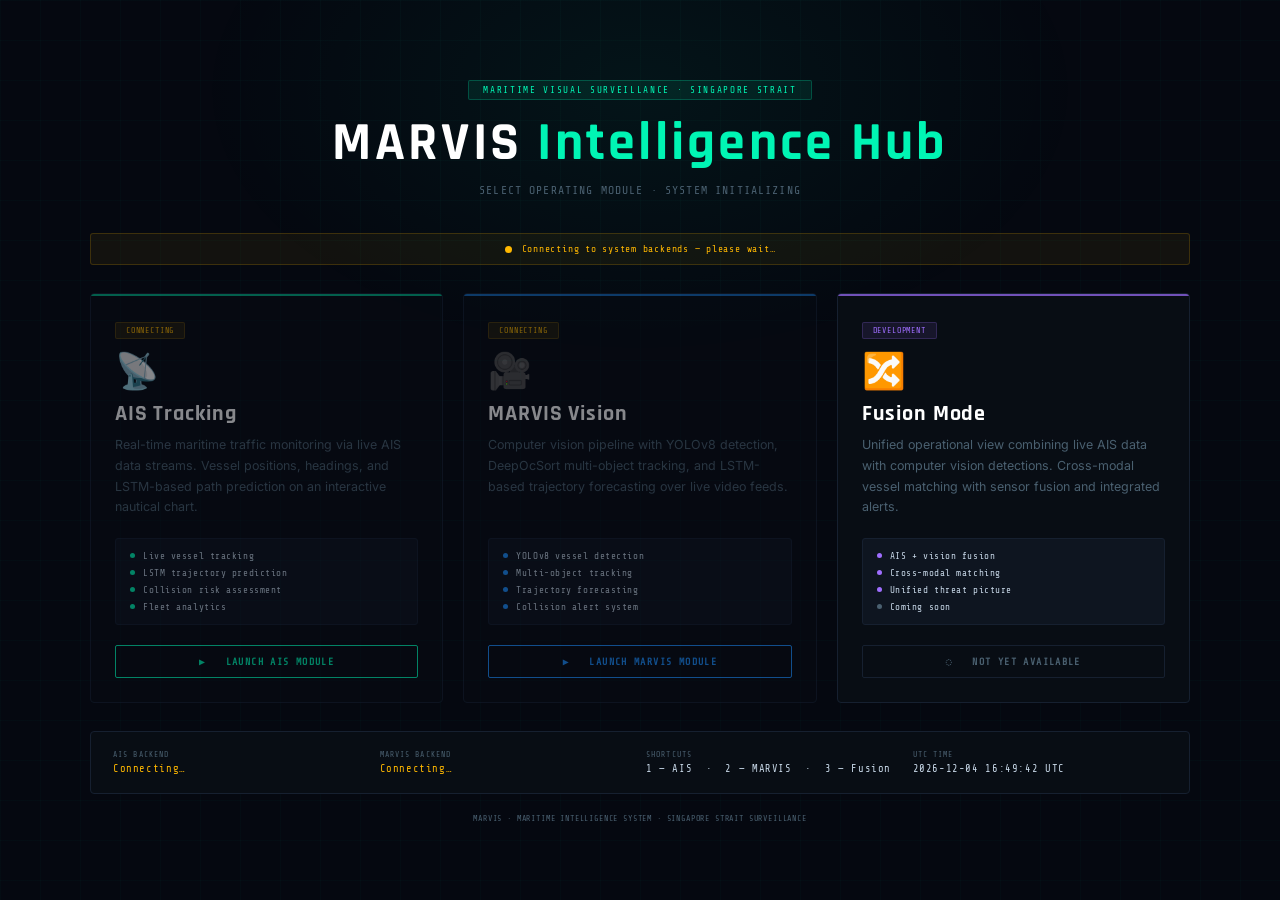
<file: ais_dashboard/frontend/hub.html>
<!DOCTYPE html>
<html lang="en">
<head>
  <meta charset="UTF-8">
  <meta name="viewport" content="width=device-width, initial-scale=1.0">
  <title>MARVIS · Maritime Intelligence Hub</title>
  <link rel="preconnect" href="https://fonts.googleapis.com">
  <link href="https://fonts.googleapis.com/css2?family=Share+Tech+Mono&family=Rajdhani:wght@500;600;700&family=Inter:wght@400;500;600&display=swap" rel="stylesheet">
  <style>
    *, *::before, *::after { margin: 0; padding: 0; box-sizing: border-box; }

    :root {
      --bg0:   #050810;
      --bg1:   #080d14;
      --bg2:   #0e1520;
      --bg3:   #162030;
      --teal:  #00f5b4;
      --blue:  #1e90ff;
      --amber: #ffb800;
      --purple:#9f6eff;
      --red:   #ff2d55;
      --text:  #c8d8e8;
      --textd: #4a6070;
      --mono:  'Share Tech Mono', monospace;
      --sans:  'Rajdhani', sans-serif;
      --body:  'Inter', sans-serif;
    }

    body {
      font-family: var(--body);
      background: var(--bg0);
      color: var(--text);
      min-height: 100vh;
      display: flex;
      flex-direction: column;
      align-items: center;
      justify-content: center;
      padding: 32px 20px;
      position: relative;
      overflow-x: hidden;
    }

    /* Animated grid background */
    body::before {
      content: '';
      position: fixed;
      inset: 0;
      background-image:
        linear-gradient(rgba(0,245,180,.025) 1px, transparent 1px),
        linear-gradient(90deg, rgba(0,245,180,.025) 1px, transparent 1px);
      background-size: 40px 40px;
      pointer-events: none;
      z-index: 0;
    }

    /* Radial glow */
    body::after {
      content: '';
      position: fixed;
      top: -20%;
      left: 50%;
      transform: translateX(-50%);
      width: 70vw;
      height: 60vh;
      background: radial-gradient(ellipse, rgba(0,245,180,.055) 0%, transparent 70%);
      pointer-events: none;
      z-index: 0;
    }

    .container {
      max-width: 1100px;
      width: 100%;
      position: relative;
      z-index: 1;
    }

    /* ── HEADER ── */
    .header {
      text-align: center;
      margin-bottom: 36px;
    }

    .header-badge {
      display: inline-block;
      font-family: var(--mono);
      font-size: .58rem;
      letter-spacing: .18em;
      color: var(--teal);
      background: rgba(0,245,180,.08);
      border: 1px solid rgba(0,245,180,.22);
      border-radius: 2px;
      padding: 4px 14px;
      margin-bottom: 14px;
    }

    .header h1 {
      font-family: var(--sans);
      font-size: clamp(2rem, 5vw, 3.4rem);
      font-weight: 700;
      letter-spacing: .06em;
      color: #fff;
      line-height: 1.1;
      margin-bottom: 10px;
    }

    .header h1 span { color: var(--teal); }

    .header p {
      font-family: var(--mono);
      font-size: .72rem;
      letter-spacing: .1em;
      color: var(--textd);
    }

    /* ── STATUS BANNER ── */
    .status-banner {
      display: flex;
      align-items: center;
      justify-content: center;
      gap: 10px;
      font-family: var(--mono);
      font-size: .6rem;
      letter-spacing: .08em;
      color: var(--amber);
      background: rgba(255,184,0,.06);
      border: 1px solid rgba(255,184,0,.18);
      border-radius: 3px;
      padding: 10px 20px;
      margin-bottom: 28px;
      transition: all .4s ease;
    }
    .status-banner.hidden { display: none; }
    .status-banner.ok { color: var(--teal); background: rgba(0,245,180,.06); border-color: rgba(0,245,180,.18); }

    .ldot {
      width: 7px; height: 7px; border-radius: 50%;
      background: currentColor; flex-shrink: 0;
      animation: ldot 1.3s ease-in-out infinite;
    }
    @keyframes ldot { 0%,100%{opacity:1;transform:scale(1)} 50%{opacity:.3;transform:scale(.6)} }

    /* ── GRID ── */
    .grid {
      display: grid;
      grid-template-columns: repeat(auto-fit, minmax(290px, 1fr));
      gap: 20px;
      margin-bottom: 28px;
    }

    /* ── CARD ── */
    .card {
      background: var(--bg1);
      border: 1px solid var(--bg3);
      border-radius: 4px;
      padding: 28px 24px 24px;
      cursor: pointer;
      transition: border-color .25s, box-shadow .25s, transform .25s;
      display: flex;
      flex-direction: column;
      position: relative;
      overflow: hidden;
    }

    .card::before {
      content: '';
      position: absolute;
      top: 0; left: 0; right: 0;
      height: 2px;
      background: var(--card-accent, var(--teal));
      opacity: .7;
    }

    .card:hover {
      border-color: var(--card-accent, var(--teal));
      box-shadow: 0 0 28px rgba(0,0,0,.5), 0 0 0 1px var(--card-accent, var(--teal));
      transform: translateY(-3px);
    }

    .card.ais-only  { --card-accent: var(--teal); }
    .card.video     { --card-accent: var(--blue); }
    .card.hybrid    { --card-accent: var(--purple); }

    .card.card-loading {
      opacity: .52;
      cursor: not-allowed;
    }
    .card.card-loading:hover {
      transform: none;
      box-shadow: none;
      border-color: var(--bg3);
    }

    /* Status badge */
    .card-badge {
      display: inline-block;
      font-family: var(--mono);
      font-size: .52rem;
      letter-spacing: .1em;
      padding: 3px 10px;
      border-radius: 2px;
      margin-bottom: 14px;
      background: rgba(255,184,0,.1);
      color: var(--amber);
      border: 1px solid rgba(255,184,0,.2);
      width: fit-content;
    }
    .card-badge.ready {
      background: rgba(0,245,180,.1);
      color: var(--teal);
      border-color: rgba(0,245,180,.2);
    }

    .card-icon {
      font-size: 2.2rem;
      margin-bottom: 12px;
      line-height: 1;
    }

    .card-title {
      font-family: var(--sans);
      font-size: 1.35rem;
      font-weight: 700;
      letter-spacing: .04em;
      color: #fff;
      margin-bottom: 8px;
    }

    .card-desc {
      font-size: .78rem;
      line-height: 1.65;
      color: var(--textd);
      margin-bottom: 20px;
      flex-grow: 1;
    }

    /* Feature list */
    .features {
      background: var(--bg2);
      border: 1px solid var(--bg3);
      border-radius: 3px;
      padding: 12px 14px;
      margin-bottom: 20px;
      display: flex;
      flex-direction: column;
      gap: 7px;
    }

    .feature {
      display: flex;
      align-items: center;
      gap: 8px;
      font-family: var(--mono);
      font-size: .58rem;
      letter-spacing: .06em;
      color: var(--text);
    }

    .feature-dot {
      width: 5px; height: 5px; border-radius: 50%;
      background: var(--card-accent, var(--teal));
      flex-shrink: 0;
    }

    /* Launch button */
    .launch-btn {
      font-family: var(--mono);
      font-size: .62rem;
      letter-spacing: .14em;
      font-weight: 600;
      border: 1px solid var(--card-accent, var(--teal));
      background: transparent;
      color: var(--card-accent, var(--teal));
      padding: 10px 16px;
      border-radius: 2px;
      cursor: pointer;
      transition: background .2s, color .2s;
      width: 100%;
      text-align: center;
    }
    .launch-btn:hover {
      background: var(--card-accent, var(--teal));
      color: var(--bg0);
    }
    .launch-btn:disabled, .launch-btn.disabled {
      border-color: var(--bg3);
      color: var(--textd);
      cursor: not-allowed;
    }
    .launch-btn:disabled:hover, .launch-btn.disabled:hover {
      background: transparent;
      color: var(--textd);
    }

    /* ── STATUS PANEL ── */
    .status-panel {
      background: var(--bg1);
      border: 1px solid var(--bg3);
      border-radius: 4px;
      padding: 18px 22px;
      display: grid;
      grid-template-columns: repeat(auto-fit, minmax(200px, 1fr));
      gap: 12px;
    }

    .status-row {
      display: flex;
      flex-direction: column;
      gap: 4px;
    }

    .status-label {
      font-family: var(--mono);
      font-size: .5rem;
      letter-spacing: .14em;
      color: var(--textd);
      text-transform: uppercase;
    }

    .status-value {
      font-family: var(--mono);
      font-size: .65rem;
      letter-spacing: .06em;
      color: var(--text);
    }

    .status-value.ok  { color: var(--teal); }
    .status-value.pending { color: var(--amber); }

    /* ── TOAST ── */
    .toast {
      display: none;
      position: fixed;
      bottom: 28px;
      left: 50%;
      transform: translateX(-50%);
      background: var(--bg2);
      border: 1px solid var(--bg3);
      color: var(--text);
      padding: 11px 24px;
      border-radius: 3px;
      font-family: var(--mono);
      font-size: .62rem;
      letter-spacing: .07em;
      z-index: 9999;
      white-space: nowrap;
      box-shadow: 0 4px 24px rgba(0,0,0,.5);
    }

    /* ── FOOTER ── */
    .footer {
      text-align: center;
      margin-top: 20px;
      font-family: var(--mono);
      font-size: .52rem;
      letter-spacing: .1em;
      color: var(--textd);
    }

    @media (max-width: 700px) {
      .grid { grid-template-columns: 1fr; }
    }
  </style>
</head>
<body>
  <div class="container">

    <!-- HEADER -->
    <div class="header">
      <div class="header-badge">MARITIME VISUAL SURVEILLANCE · SINGAPORE STRAIT</div>
      <h1>MARVIS <span>Intelligence Hub</span></h1>
      <p>SELECT OPERATING MODULE · SYSTEM INITIALIZING</p>
    </div>

    <!-- STATUS BANNER -->
    <div class="status-banner" id="statusBanner">
      <span class="ldot"></span>
      <span id="bannerText">Connecting to system backends — please wait…</span>
    </div>

    <!-- MODULE CARDS -->
    <div class="grid">

      <!-- AIS -->
      <div class="card ais-only card-loading" id="cardAIS" onclick="selectMode('ais-only')">
        <div class="card-badge" id="badgeAIS">CONNECTING</div>
        <div class="card-icon">📡</div>
        <div class="card-title">AIS Tracking</div>
        <div class="card-desc">
          Real-time maritime traffic monitoring via live AIS data streams. Vessel positions, headings, and LSTM-based path prediction on an interactive nautical chart.
        </div>
        <div class="features">
          <div class="feature"><span class="feature-dot"></span>Live vessel tracking</div>
          <div class="feature"><span class="feature-dot"></span>LSTM trajectory prediction</div>
          <div class="feature"><span class="feature-dot"></span>Collision risk assessment</div>
          <div class="feature"><span class="feature-dot"></span>Fleet analytics</div>
        </div>
        <button class="launch-btn" id="btnAIS">▶ &nbsp; LAUNCH AIS MODULE</button>
      </div>

      <!-- MARVIS -->
      <div class="card video card-loading" id="cardMarvis" onclick="goToMarvis()">
        <div class="card-badge" id="badgeMarvis">CONNECTING</div>
        <div class="card-icon">🎥</div>
        <div class="card-title">MARVIS Vision</div>
        <div class="card-desc">
          Computer vision pipeline with YOLOv8 detection, DeepOcSort multi-object tracking, and LSTM-based trajectory forecasting over live video feeds.
        </div>
        <div class="features">
          <div class="feature"><span class="feature-dot"></span>YOLOv8 vessel detection</div>
          <div class="feature"><span class="feature-dot"></span>Multi-object tracking</div>
          <div class="feature"><span class="feature-dot"></span>Trajectory forecasting</div>
          <div class="feature"><span class="feature-dot"></span>Collision alert system</div>
        </div>
        <button class="launch-btn" id="btnMarvis">▶ &nbsp; LAUNCH MARVIS MODULE</button>
      </div>

      <!-- HYBRID -->
      <div class="card hybrid" onclick="showComingSoon()">
        <div class="card-badge" style="background:rgba(159,110,255,.1);color:var(--purple);border-color:rgba(159,110,255,.2)">DEVELOPMENT</div>
        <div class="card-icon">🔀</div>
        <div class="card-title">Fusion Mode</div>
        <div class="card-desc">
          Unified operational view combining live AIS data with computer vision detections. Cross-modal vessel matching with sensor fusion and integrated alerts.
        </div>
        <div class="features" style="--card-accent:var(--purple)">
          <div class="feature"><span class="feature-dot"></span>AIS + vision fusion</div>
          <div class="feature"><span class="feature-dot"></span>Cross-modal matching</div>
          <div class="feature"><span class="feature-dot"></span>Unified threat picture</div>
          <div class="feature"><span class="feature-dot" style="background:var(--textd)"></span>Coming soon</div>
        </div>
        <button class="launch-btn disabled" disabled>◌ &nbsp; NOT YET AVAILABLE</button>
      </div>

    </div>

    <!-- STATUS PANEL -->
    <div class="status-panel">
      <div class="status-row">
        <div class="status-label">AIS Backend</div>
        <div class="status-value pending" id="aisStatus">Connecting…</div>
      </div>
      <div class="status-row">
        <div class="status-label">MARVIS Backend</div>
        <div class="status-value pending" id="marvisStatus">Connecting…</div>
      </div>
      <div class="status-row">
        <div class="status-label">Shortcuts</div>
        <div class="status-value">1 — AIS &nbsp;·&nbsp; 2 — MARVIS &nbsp;·&nbsp; 3 — Fusion</div>
      </div>
      <div class="status-row">
        <div class="status-label">UTC Time</div>
        <div class="status-value" id="utcClock">——</div>
      </div>
    </div>

    <div class="footer">MARVIS · MARITIME INTELLIGENCE SYSTEM · SINGAPORE STRAIT SURVEILLANCE</div>
  </div>

  <div class="toast" id="toast"></div>

  <script>
    const CONFIG = {
      aisBackend:    'http://localhost:8000',
      marvisBackend: 'http://localhost:5000',
      checkInterval: 2000
    };

    let aisReady = false, marvisReady = false;
    let checkTimer = null, toastTimer = null;

    // Clock
    function updateClock() {
      const now = new Date();
      document.getElementById('utcClock').textContent =
        now.toISOString().replace('T', ' ').slice(0, 19) + ' UTC';
    }
    setInterval(updateClock, 1000);
    updateClock();

    // Toast
    function showToast(msg) {
      const t = document.getElementById('toast');
      t.textContent = msg;
      t.style.display = 'block';
      clearTimeout(toastTimer);
      toastTimer = setTimeout(() => t.style.display = 'none', 3500);
    }

    // Card ready state
    function setCardReady(cardId, badgeId, ready) {
      const card  = document.getElementById(cardId);
      const badge = document.getElementById(badgeId);
      if (card)  card.classList.toggle('card-loading', !ready);
      if (badge) {
        badge.textContent = ready ? 'ONLINE' : 'CONNECTING';
        badge.classList.toggle('ready', ready);
      }
    }

    // Backend health check
    async function checkBackends() {
      try {
        const r = await fetch(`${CONFIG.aisBackend}/health`, { cache: 'no-store', signal: AbortSignal.timeout(2500) });
        aisReady = r.ok;
      } catch (_) { aisReady = false; }

      try {
        const r = await fetch(`${CONFIG.marvisBackend}/api/status`, { cache: 'no-store', signal: AbortSignal.timeout(2500) });
        marvisReady = r.ok;
      } catch (_) { marvisReady = false; }

      const aisEl    = document.getElementById('aisStatus');
      const marvisEl = document.getElementById('marvisStatus');
      const banner   = document.getElementById('statusBanner');
      const bannerTx = document.getElementById('bannerText');

      aisEl.textContent    = aisReady    ? 'ONLINE · port 8000' : 'Connecting…';
      aisEl.className      = 'status-value ' + (aisReady ? 'ok' : 'pending');
      marvisEl.textContent = marvisReady ? 'ONLINE · port 5000' : 'Connecting…';
      marvisEl.className   = 'status-value ' + (marvisReady ? 'ok' : 'pending');

      setCardReady('cardAIS',    'badgeAIS',    aisReady);
      setCardReady('cardMarvis', 'badgeMarvis', marvisReady);

      if (aisReady && marvisReady) {
        banner.classList.add('hidden');
        clearInterval(checkTimer);
        checkTimer = null;
      } else {
        banner.classList.remove('hidden');
        banner.classList.remove('ok');
        if (aisReady && !marvisReady)       bannerTx.textContent = 'AIS online — MARVIS backend initializing…';
        else if (!aisReady && marvisReady)  bannerTx.textContent = 'MARVIS online — AIS backend initializing…';
        else                                bannerTx.textContent = 'Connecting to system backends — please wait…';
      }
    }

    // Mode handlers
    function selectMode(mode) {
      if (!aisReady) { showToast('AIS backend is not yet online. Please wait.'); return; }
      fetch(`${CONFIG.aisBackend}/api/mode`, {
        method: 'POST',
        headers: { 'Content-Type': 'application/json' },
        body: JSON.stringify({ mode })
      })
      .then(r => r.json())
      .then(() => { setTimeout(() => { window.location.href = `${CONFIG.aisBackend}/dashboard?mode=${mode}`; }, 300); })
      .catch(() => { window.location.href = `${CONFIG.aisBackend}/dashboard?mode=${mode}`; });
    }

    function goToMarvis() {
      if (!marvisReady) { showToast('MARVIS backend is not yet online. Please wait.'); return; }
      window.location.href = CONFIG.marvisBackend;
    }

    function showComingSoon() {
      showToast('Fusion Mode is under development — use AIS or MARVIS for now.');
    }

    // Boot
    window.addEventListener('load', () => {
      checkBackends();
      checkTimer = setInterval(checkBackends, CONFIG.checkInterval);
    });

    document.addEventListener('keydown', e => {
      if (e.key === '1') selectMode('ais-only');
      if (e.key === '2') goToMarvis();
      if (e.key === '3') showComingSoon();
    });
  </script>
</body>
</html>
</file>
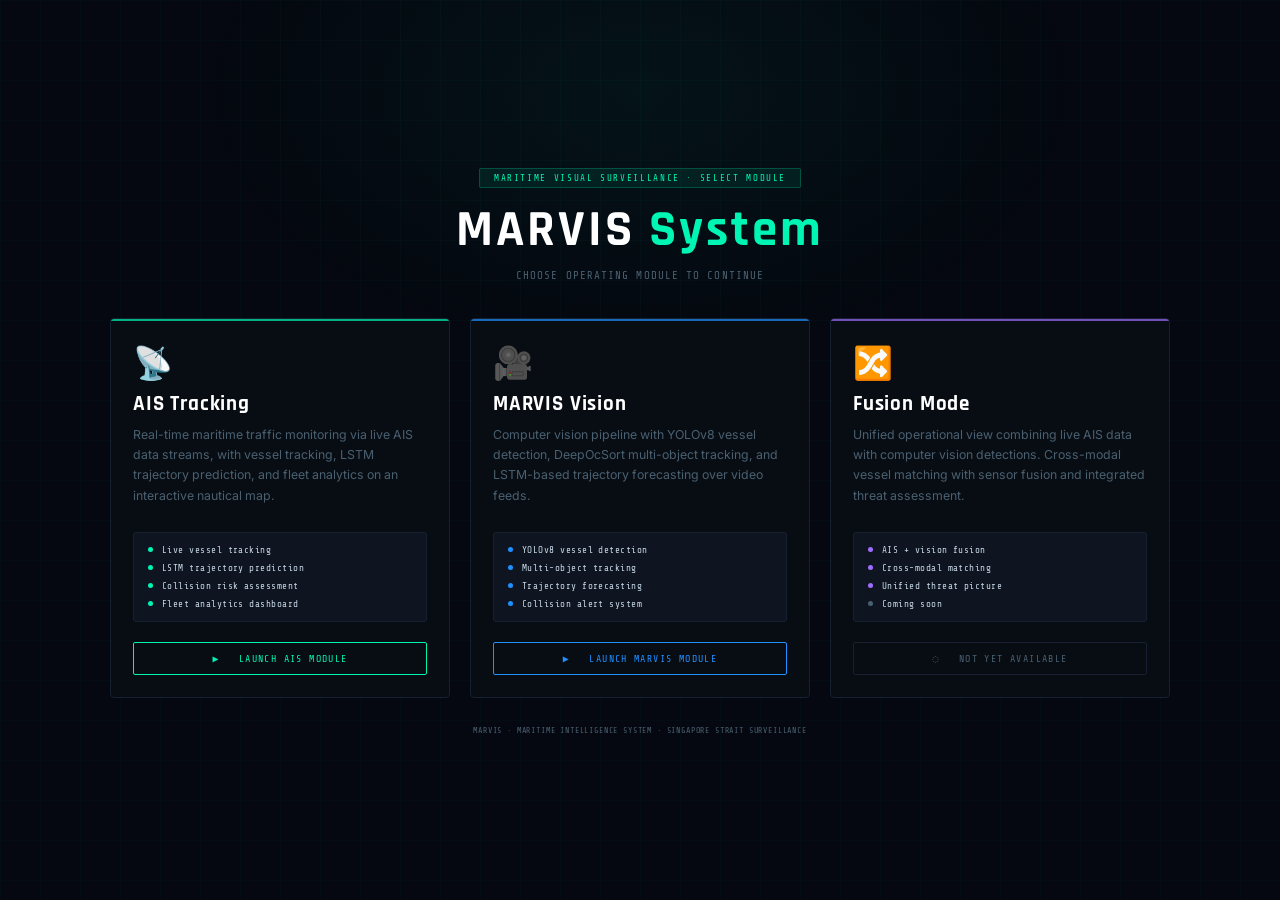
<file: ais_dashboard/frontend/mode-selector.html>
<!DOCTYPE html>
<html lang="en">
<head>
  <meta charset="UTF-8">
  <meta name="viewport" content="width=device-width, initial-scale=1.0">
  <title>MARVIS · Mode Selection</title>
  <link rel="preconnect" href="https://fonts.googleapis.com">
  <link href="https://fonts.googleapis.com/css2?family=Share+Tech+Mono&family=Rajdhani:wght@500;600;700&family=Inter:wght@400;500;600&display=swap" rel="stylesheet">
  <style>
    *, *::before, *::after { margin: 0; padding: 0; box-sizing: border-box; }

    :root {
      --bg0:   #050810;
      --bg1:   #080d14;
      --bg2:   #0e1520;
      --bg3:   #162030;
      --teal:  #00f5b4;
      --blue:  #1e90ff;
      --amber: #ffb800;
      --purple:#9f6eff;
      --text:  #c8d8e8;
      --textd: #4a6070;
      --mono:  'Share Tech Mono', monospace;
      --sans:  'Rajdhani', sans-serif;
      --body:  'Inter', sans-serif;
    }

    body {
      font-family: var(--body);
      background: var(--bg0);
      color: var(--text);
      min-height: 100vh;
      display: flex;
      flex-direction: column;
      align-items: center;
      justify-content: center;
      padding: 32px 20px;
      position: relative;
      overflow-x: hidden;
    }

    body::before {
      content: '';
      position: fixed;
      inset: 0;
      background-image:
        linear-gradient(rgba(0,245,180,.025) 1px, transparent 1px),
        linear-gradient(90deg, rgba(0,245,180,.025) 1px, transparent 1px);
      background-size: 40px 40px;
      pointer-events: none;
      z-index: 0;
    }

    body::after {
      content: '';
      position: fixed;
      top: -20%;
      left: 50%;
      transform: translateX(-50%);
      width: 70vw;
      height: 60vh;
      background: radial-gradient(ellipse, rgba(0,245,180,.05) 0%, transparent 70%);
      pointer-events: none;
      z-index: 0;
    }

    .container {
      max-width: 1060px;
      width: 100%;
      position: relative;
      z-index: 1;
    }

    /* HEADER */
    .header {
      text-align: center;
      margin-bottom: 36px;
    }

    .header-badge {
      display: inline-block;
      font-family: var(--mono);
      font-size: .57rem;
      letter-spacing: .18em;
      color: var(--teal);
      background: rgba(0,245,180,.08);
      border: 1px solid rgba(0,245,180,.22);
      border-radius: 2px;
      padding: 4px 14px;
      margin-bottom: 14px;
    }

    .header h1 {
      font-family: var(--sans);
      font-size: clamp(1.9rem, 4.5vw, 3.2rem);
      font-weight: 700;
      letter-spacing: .06em;
      color: #fff;
      line-height: 1.1;
      margin-bottom: 10px;
    }

    .header h1 span { color: var(--teal); }

    .header p {
      font-family: var(--mono);
      font-size: .68rem;
      letter-spacing: .1em;
      color: var(--textd);
    }

    /* GRID */
    .modes {
      display: grid;
      grid-template-columns: repeat(3, 1fr);
      gap: 20px;
      margin-bottom: 28px;
    }

    @media (max-width: 760px) {
      .modes { grid-template-columns: 1fr; }
    }

    /* CARD */
    .mode-card {
      background: var(--bg1);
      border: 1px solid var(--bg3);
      border-radius: 4px;
      padding: 28px 22px 22px;
      cursor: pointer;
      transition: border-color .25s, box-shadow .25s, transform .25s;
      display: flex;
      flex-direction: column;
      position: relative;
      overflow: hidden;
      min-height: 380px;
    }

    .mode-card::before {
      content: '';
      position: absolute;
      top: 0; left: 0; right: 0;
      height: 2px;
      background: var(--card-accent, var(--teal));
      opacity: .7;
    }

    .mode-card:hover {
      border-color: var(--card-accent, var(--teal));
      box-shadow: 0 0 28px rgba(0,0,0,.5), 0 0 0 1px var(--card-accent, var(--teal));
      transform: translateY(-3px);
    }

    .mode-card.ais-only { --card-accent: var(--teal); }
    .mode-card.video    { --card-accent: var(--blue); }
    .mode-card.hybrid   { --card-accent: var(--purple); }

    .card-icon {
      font-size: 2rem;
      margin-bottom: 12px;
      line-height: 1;
    }

    .mode-title {
      font-family: var(--sans);
      font-size: 1.3rem;
      font-weight: 700;
      letter-spacing: .04em;
      color: #fff;
      margin-bottom: 8px;
    }

    .mode-description {
      font-size: .77rem;
      line-height: 1.65;
      color: var(--textd);
      margin-bottom: 20px;
      flex-grow: 1;
    }

    /* Features */
    .features {
      background: var(--bg2);
      border: 1px solid var(--bg3);
      border-radius: 3px;
      padding: 12px 14px;
      margin-bottom: 20px;
      display: flex;
      flex-direction: column;
      gap: 8px;
    }

    .feature {
      display: flex;
      align-items: center;
      gap: 9px;
      font-family: var(--mono);
      font-size: .58rem;
      letter-spacing: .05em;
      color: var(--text);
    }

    .feature-dot {
      width: 5px; height: 5px; border-radius: 50%;
      background: var(--card-accent, var(--teal));
      flex-shrink: 0;
    }

    .feature-dim { background: var(--textd); }

    /* Button */
    .btn {
      font-family: var(--mono);
      font-size: .62rem;
      letter-spacing: .14em;
      border: 1px solid var(--card-accent, var(--teal));
      background: transparent;
      color: var(--card-accent, var(--teal));
      padding: 10px 16px;
      border-radius: 2px;
      cursor: pointer;
      transition: background .2s, color .2s;
      width: 100%;
      text-align: center;
      margin-top: auto;
    }
    .btn:hover {
      background: var(--card-accent, var(--teal));
      color: var(--bg0);
    }
    .btn.disabled {
      border-color: var(--bg3);
      color: var(--textd);
      cursor: not-allowed;
    }
    .btn.disabled:hover {
      background: transparent;
      color: var(--textd);
    }

    /* Footer */
    .footer {
      text-align: center;
      font-family: var(--mono);
      font-size: .52rem;
      letter-spacing: .1em;
      color: var(--textd);
      margin-top: 8px;
    }
  </style>
</head>
<body>
  <div class="container">

    <div class="header">
      <div class="header-badge">MARITIME VISUAL SURVEILLANCE · SELECT MODULE</div>
      <h1>MARVIS <span>System</span></h1>
      <p>CHOOSE OPERATING MODULE TO CONTINUE</p>
    </div>

    <div class="modes">

      <!-- AIS -->
      <div class="mode-card ais-only" onclick="launchAIS()">
        <div class="card-icon">📡</div>
        <div class="mode-title">AIS Tracking</div>
        <p class="mode-description">
          Real-time maritime traffic monitoring via live AIS data streams, with vessel tracking, LSTM trajectory prediction, and fleet analytics on an interactive nautical map.
        </p>
        <div class="features">
          <div class="feature"><span class="feature-dot"></span>Live vessel tracking</div>
          <div class="feature"><span class="feature-dot"></span>LSTM trajectory prediction</div>
          <div class="feature"><span class="feature-dot"></span>Collision risk assessment</div>
          <div class="feature"><span class="feature-dot"></span>Fleet analytics dashboard</div>
        </div>
        <button class="btn">▶ &nbsp; LAUNCH AIS MODULE</button>
      </div>

      <!-- MARVIS -->
      <div class="mode-card video" onclick="launchMarvis()">
        <div class="card-icon">🎥</div>
        <div class="mode-title">MARVIS Vision</div>
        <p class="mode-description">
          Computer vision pipeline with YOLOv8 vessel detection, DeepOcSort multi-object tracking, and LSTM-based trajectory forecasting over video feeds.
        </p>
        <div class="features" style="--card-accent:var(--blue)">
          <div class="feature"><span class="feature-dot"></span>YOLOv8 vessel detection</div>
          <div class="feature"><span class="feature-dot"></span>Multi-object tracking</div>
          <div class="feature"><span class="feature-dot"></span>Trajectory forecasting</div>
          <div class="feature"><span class="feature-dot"></span>Collision alert system</div>
        </div>
        <button class="btn" style="--card-accent:var(--blue)">▶ &nbsp; LAUNCH MARVIS MODULE</button>
      </div>

      <!-- HYBRID -->
      <div class="mode-card hybrid" onclick="showComingSoon()">
        <div class="card-icon">🔀</div>
        <div class="mode-title">Fusion Mode</div>
        <p class="mode-description">
          Unified operational view combining live AIS data with computer vision detections. Cross-modal vessel matching with sensor fusion and integrated threat assessment.
        </p>
        <div class="features" style="--card-accent:var(--purple)">
          <div class="feature"><span class="feature-dot"></span>AIS + vision fusion</div>
          <div class="feature"><span class="feature-dot"></span>Cross-modal matching</div>
          <div class="feature"><span class="feature-dot"></span>Unified threat picture</div>
          <div class="feature"><span class="feature-dot feature-dim"></span>Coming soon</div>
        </div>
        <button class="btn disabled" disabled>◌ &nbsp; NOT YET AVAILABLE</button>
      </div>

    </div>

    <div class="footer">MARVIS · MARITIME INTELLIGENCE SYSTEM · SINGAPORE STRAIT SURVEILLANCE</div>
  </div>

  <script>
    function launchAIS() {
      fetch('http://localhost:8000/api/mode', {
        method: 'POST',
        headers: { 'Content-Type': 'application/json' },
        body: JSON.stringify({ mode: 'ais-only' })
      })
      .then(r => r.json())
      .then(() => { setTimeout(() => { window.location.href = 'http://localhost:8000/dashboard?mode=ais-only'; }, 300); })
      .catch(() => { window.location.href = 'http://localhost:8000/dashboard?mode=ais-only'; });
    }

    function launchMarvis() {
      window.location.href = 'http://localhost:5000';
    }

    function showComingSoon() {
      alert('Fusion Mode is under development.');
    }
  </script>
</body>
</html>
</file>
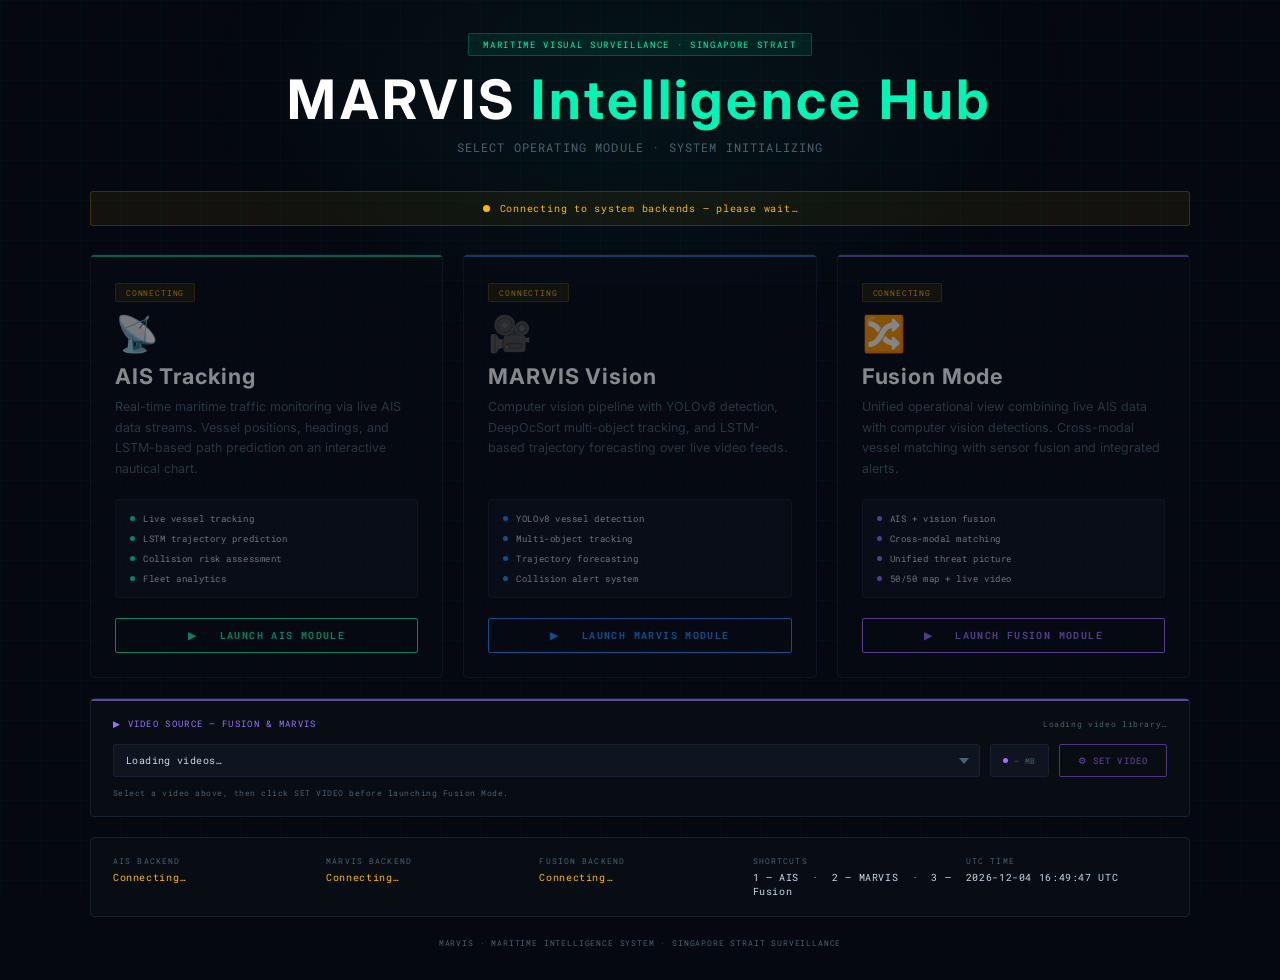
<file: fusion_dashboard/frontend/hub.html>
<!DOCTYPE html>
<html lang="en">
<head>
  <meta charset="UTF-8">
  <meta name="viewport" content="width=device-width, initial-scale=1.0">
  <title>MARVIS · Maritime Intelligence Hub</title>
  <link rel="preconnect" href="https://fonts.googleapis.com">
  <link href="https://fonts.googleapis.com/css2?family=Roboto+Mono:wght@400;500&family=Inter:wght@400;500;600;700&display=swap" rel="stylesheet">
  <style>
    *, *::before, *::after { margin: 0; padding: 0; box-sizing: border-box; }

    :root {
      --bg0:   #050810;
      --bg1:   #080d14;
      --bg2:   #0e1520;
      --bg3:   #162030;
      --teal:  #00f5b4;
      --blue:  #1e90ff;
      --amber: #ffb800;
      --purple:#9f6eff;
      --red:   #ff2d55;
      --text:  #c8d8e8;
      --textd: #4a6070;
      --mono:  'Roboto Mono', monospace;
      --sans:  'Inter', sans-serif;
      --body:  'Inter', sans-serif;
    }

    body {
      font-family: var(--body);
      background: var(--bg0);
      color: var(--text);
      min-height: 100vh;
      display: flex;
      flex-direction: column;
      align-items: center;
      justify-content: center;
      padding: 32px 20px;
      position: relative;
      overflow-x: hidden;
    }

    /* Animated grid background */
    body::before {
      content: '';
      position: fixed;
      inset: 0;
      background-image:
        linear-gradient(rgba(0,245,180,.025) 1px, transparent 1px),
        linear-gradient(90deg, rgba(0,245,180,.025) 1px, transparent 1px);
      background-size: 40px 40px;
      pointer-events: none;
      z-index: 0;
    }

    /* Radial glow */
    body::after {
      content: '';
      position: fixed;
      top: -20%;
      left: 50%;
      transform: translateX(-50%);
      width: 70vw;
      height: 60vh;
      background: radial-gradient(ellipse, rgba(0,245,180,.055) 0%, transparent 70%);
      pointer-events: none;
      z-index: 0;
    }

    .container {
      max-width: 1100px;
      width: 100%;
      position: relative;
      z-index: 1;
    }

    /* ── HEADER ── */
    .header {
      text-align: center;
      margin-bottom: 36px;
    }

    .header-badge {
      display: inline-block;
      font-family: var(--mono);
      font-size: .58rem;
      letter-spacing: .18em;
      color: var(--teal);
      background: rgba(0,245,180,.08);
      border: 1px solid rgba(0,245,180,.22);
      border-radius: 2px;
      padding: 4px 14px;
      margin-bottom: 14px;
    }

    .header h1 {
      font-family: var(--sans);
      font-size: clamp(2rem, 5vw, 3.4rem);
      font-weight: 700;
      letter-spacing: .06em;
      color: #fff;
      line-height: 1.1;
      margin-bottom: 10px;
    }

    .header h1 span { color: var(--teal); }

    .header p {
      font-family: var(--mono);
      font-size: .72rem;
      letter-spacing: .1em;
      color: var(--textd);
    }

    /* ── STATUS BANNER ── */
    .status-banner {
      display: flex;
      align-items: center;
      justify-content: center;
      gap: 10px;
      font-family: var(--mono);
      font-size: .6rem;
      letter-spacing: .08em;
      color: var(--amber);
      background: rgba(255,184,0,.06);
      border: 1px solid rgba(255,184,0,.18);
      border-radius: 3px;
      padding: 10px 20px;
      margin-bottom: 28px;
      transition: all .4s ease;
    }
    .status-banner.hidden { display: none; }
    .status-banner.ok { color: var(--teal); background: rgba(0,245,180,.06); border-color: rgba(0,245,180,.18); }

    .ldot {
      width: 7px; height: 7px; border-radius: 50%;
      background: currentColor; flex-shrink: 0;
      animation: ldot 1.3s ease-in-out infinite;
    }
    @keyframes ldot { 0%,100%{opacity:1;transform:scale(1)} 50%{opacity:.3;transform:scale(.6)} }

    /* ── GRID ── */
    .grid {
      display: grid;
      grid-template-columns: repeat(auto-fit, minmax(290px, 1fr));
      gap: 20px;
      margin-bottom: 20px;
    }

    /* ── CARD ── */
    .card {
      background: var(--bg1);
      border: 1px solid var(--bg3);
      border-radius: 4px;
      padding: 28px 24px 24px;
      cursor: pointer;
      transition: border-color .25s, box-shadow .25s, transform .25s;
      display: flex;
      flex-direction: column;
      position: relative;
      overflow: hidden;
    }

    .card::before {
      content: '';
      position: absolute;
      top: 0; left: 0; right: 0;
      height: 2px;
      background: var(--card-accent, var(--teal));
      opacity: .7;
    }

    .card:hover {
      border-color: var(--card-accent, var(--teal));
      box-shadow: 0 0 28px rgba(0,0,0,.5), 0 0 0 1px var(--card-accent, var(--teal));
      transform: translateY(-3px);
    }

    .card.ais-only  { --card-accent: var(--teal); }
    .card.video     { --card-accent: var(--blue); }
    .card.hybrid    { --card-accent: var(--purple); }

    .card.card-loading {
      opacity: .52;
      cursor: not-allowed;
    }
    .card.card-loading:hover {
      transform: none;
      box-shadow: none;
      border-color: var(--bg3);
    }

    /* Status badge */
    .card-badge {
      display: inline-block;
      font-family: var(--mono);
      font-size: .52rem;
      letter-spacing: .1em;
      padding: 3px 10px;
      border-radius: 2px;
      margin-bottom: 14px;
      background: rgba(255,184,0,.1);
      color: var(--amber);
      border: 1px solid rgba(255,184,0,.2);
      width: fit-content;
    }
    .card-badge.ready {
      background: rgba(0,245,180,.1);
      color: var(--teal);
      border-color: rgba(0,245,180,.2);
    }

    .card-icon {
      font-size: 2.2rem;
      margin-bottom: 12px;
      line-height: 1;
    }

    .card-title {
      font-family: var(--sans);
      font-size: 1.35rem;
      font-weight: 700;
      letter-spacing: .04em;
      color: #fff;
      margin-bottom: 8px;
    }

    .card-desc {
      font-size: .78rem;
      line-height: 1.65;
      color: var(--textd);
      margin-bottom: 20px;
      flex-grow: 1;
    }

    /* Feature list */
    .features {
      background: var(--bg2);
      border: 1px solid var(--bg3);
      border-radius: 3px;
      padding: 12px 14px;
      margin-bottom: 20px;
      display: flex;
      flex-direction: column;
      gap: 7px;
    }

    .feature {
      display: flex;
      align-items: center;
      gap: 8px;
      font-family: var(--mono);
      font-size: .58rem;
      letter-spacing: .06em;
      color: var(--text);
    }

    .feature-dot {
      width: 5px; height: 5px; border-radius: 50%;
      background: var(--card-accent, var(--teal));
      flex-shrink: 0;
    }

    /* Launch button */
    .launch-btn {
      font-family: var(--mono);
      font-size: .62rem;
      letter-spacing: .14em;
      font-weight: 600;
      border: 1px solid var(--card-accent, var(--teal));
      background: transparent;
      color: var(--card-accent, var(--teal));
      padding: 10px 16px;
      border-radius: 2px;
      cursor: pointer;
      transition: background .2s, color .2s;
      width: 100%;
      text-align: center;
    }
    .launch-btn:hover {
      background: var(--card-accent, var(--teal));
      color: var(--bg0);
    }
    .launch-btn:disabled, .launch-btn.disabled {
      border-color: var(--bg3);
      color: var(--textd);
      cursor: not-allowed;
    }
    .launch-btn:disabled:hover, .launch-btn.disabled:hover {
      background: transparent;
      color: var(--textd);
    }

    /* ── VIDEO SELECTOR PANEL ── */
    .video-panel {
      background: var(--bg1);
      border: 1px solid var(--bg3);
      border-radius: 4px;
      padding: 18px 22px;
      margin-bottom: 20px;
      position: relative;
      overflow: hidden;
    }

    .video-panel::before {
      content: '';
      position: absolute;
      top: 0; left: 0; right: 0;
      height: 2px;
      background: var(--purple);
      opacity: .6;
    }

    .video-panel-header {
      display: flex;
      align-items: center;
      justify-content: space-between;
      margin-bottom: 14px;
      flex-wrap: wrap;
      gap: 8px;
    }

    .video-panel-title {
      font-family: var(--mono);
      font-size: .58rem;
      letter-spacing: .14em;
      color: var(--purple);
      text-transform: uppercase;
    }

    .video-panel-hint {
      font-family: var(--mono);
      font-size: .5rem;
      letter-spacing: .08em;
      color: var(--textd);
    }

    .video-select-row {
      display: flex;
      gap: 10px;
      align-items: stretch;
      flex-wrap: wrap;
    }

    #videoFileSelect {
      flex: 1;
      min-width: 200px;
      background: var(--bg2);
      border: 1px solid var(--bg3);
      border-radius: 3px;
      color: var(--text);
      font-family: var(--mono);
      font-size: .6rem;
      letter-spacing: .04em;
      padding: 9px 12px;
      outline: none;
      cursor: pointer;
      transition: border-color .2s;
      appearance: none;
      -webkit-appearance: none;
      background-image: url("data:image/svg+xml,%3Csvg xmlns='http://www.w3.org/2000/svg' width='10' height='6' viewBox='0 0 10 6'%3E%3Cpath d='M0 0l5 6 5-6z' fill='%234a6070'/%3E%3C/svg%3E");
      background-repeat: no-repeat;
      background-position: right 10px center;
      padding-right: 28px;
    }

    #videoFileSelect:hover,
    #videoFileSelect:focus {
      border-color: rgba(159,110,255,.5);
    }

    #videoFileSelect option {
      background: #0e1520;
      color: var(--text);
    }

    .video-info-badge {
      display: flex;
      align-items: center;
      gap: 6px;
      font-family: var(--mono);
      font-size: .5rem;
      letter-spacing: .06em;
      color: var(--textd);
      padding: 9px 12px;
      background: var(--bg2);
      border: 1px solid var(--bg3);
      border-radius: 3px;
      white-space: nowrap;
    }

    .video-info-badge .vdot {
      width: 5px; height: 5px; border-radius: 50%;
      background: var(--purple);
    }

    .btn-set-video {
      font-family: var(--mono);
      font-size: .58rem;
      letter-spacing: .12em;
      font-weight: 600;
      border: 1px solid var(--purple);
      background: transparent;
      color: var(--purple);
      padding: 9px 18px;
      border-radius: 2px;
      cursor: pointer;
      transition: background .2s, color .2s;
      white-space: nowrap;
    }
    .btn-set-video:hover {
      background: var(--purple);
      color: var(--bg0);
    }
    .btn-set-video:disabled {
      opacity: .45;
      cursor: not-allowed;
    }

    .video-status-line {
      margin-top: 10px;
      font-family: var(--mono);
      font-size: .52rem;
      letter-spacing: .06em;
      color: var(--textd);
      min-height: 1.2em;
      transition: color .3s;
    }
    .video-status-line.ok { color: var(--teal); }
    .video-status-line.err { color: var(--red); }

    /* ── STATUS PANEL ── */
    .status-panel {
      background: var(--bg1);
      border: 1px solid var(--bg3);
      border-radius: 4px;
      padding: 18px 22px;
      display: grid;
      grid-template-columns: repeat(auto-fit, minmax(200px, 1fr));
      gap: 12px;
    }

    .status-row {
      display: flex;
      flex-direction: column;
      gap: 4px;
    }

    .status-label {
      font-family: var(--mono);
      font-size: .5rem;
      letter-spacing: .14em;
      color: var(--textd);
      text-transform: uppercase;
    }

    .status-value {
      font-family: var(--mono);
      font-size: .65rem;
      letter-spacing: .06em;
      color: var(--text);
    }

    .status-value.ok  { color: var(--teal); }
    .status-value.pending { color: var(--amber); }

    /* ── TOAST ── */
    .toast {
      display: none;
      position: fixed;
      bottom: 28px;
      left: 50%;
      transform: translateX(-50%);
      background: var(--bg2);
      border: 1px solid var(--bg3);
      color: var(--text);
      padding: 11px 24px;
      border-radius: 3px;
      font-family: var(--mono);
      font-size: .62rem;
      letter-spacing: .07em;
      z-index: 9999;
      white-space: nowrap;
      box-shadow: 0 4px 24px rgba(0,0,0,.5);
    }

    /* ── FOOTER ── */
    .footer {
      text-align: center;
      margin-top: 20px;
      font-family: var(--mono);
      font-size: .52rem;
      letter-spacing: .1em;
      color: var(--textd);
    }

    @media (max-width: 700px) {
      .grid { grid-template-columns: 1fr; }
      .video-select-row { flex-direction: column; }
    }
  </style>
</head>
<body>
  <div class="container">

    <!-- HEADER -->
    <div class="header">
      <div class="header-badge">MARITIME VISUAL SURVEILLANCE · SINGAPORE STRAIT</div>
      <h1>MARVIS <span>Intelligence Hub</span></h1>
      <p>SELECT OPERATING MODULE · SYSTEM INITIALIZING</p>
    </div>

    <!-- STATUS BANNER -->
    <div class="status-banner" id="statusBanner">
      <span class="ldot"></span>
      <span id="bannerText">Connecting to system backends — please wait…</span>
    </div>

    <!-- MODULE CARDS -->
    <div class="grid">

      <!-- AIS -->
      <div class="card ais-only card-loading" id="cardAIS" onclick="selectMode('ais-only')">
        <div class="card-badge" id="badgeAIS">CONNECTING</div>
        <div class="card-icon">📡</div>
        <div class="card-title">AIS Tracking</div>
        <div class="card-desc">
          Real-time maritime traffic monitoring via live AIS data streams. Vessel positions, headings, and LSTM-based path prediction on an interactive nautical chart.
        </div>
        <div class="features">
          <div class="feature"><span class="feature-dot"></span>Live vessel tracking</div>
          <div class="feature"><span class="feature-dot"></span>LSTM trajectory prediction</div>
          <div class="feature"><span class="feature-dot"></span>Collision risk assessment</div>
          <div class="feature"><span class="feature-dot"></span>Fleet analytics</div>
        </div>
        <button class="launch-btn" id="btnAIS">▶ &nbsp; LAUNCH AIS MODULE</button>
      </div>

      <!-- MARVIS -->
      <div class="card video card-loading" id="cardMarvis" onclick="goToMarvis()">
        <div class="card-badge" id="badgeMarvis">CONNECTING</div>
        <div class="card-icon">🎥</div>
        <div class="card-title">MARVIS Vision</div>
        <div class="card-desc">
          Computer vision pipeline with YOLOv8 detection, DeepOcSort multi-object tracking, and LSTM-based trajectory forecasting over live video feeds.
        </div>
        <div class="features">
          <div class="feature"><span class="feature-dot"></span>YOLOv8 vessel detection</div>
          <div class="feature"><span class="feature-dot"></span>Multi-object tracking</div>
          <div class="feature"><span class="feature-dot"></span>Trajectory forecasting</div>
          <div class="feature"><span class="feature-dot"></span>Collision alert system</div>
        </div>
        <button class="launch-btn" id="btnMarvis">▶ &nbsp; LAUNCH MARVIS MODULE</button>
      </div>

      <!-- HYBRID / FUSION -->
      <div class="card hybrid card-loading" id="cardFusion" onclick="goToFusion()">
        <div class="card-badge" id="badgeFusion">CONNECTING</div>
        <div class="card-icon">🔀</div>
        <div class="card-title">Fusion Mode</div>
        <div class="card-desc">
          Unified operational view combining live AIS data with computer vision detections. Cross-modal vessel matching with sensor fusion and integrated alerts.
        </div>
        <div class="features" style="--card-accent:var(--purple)">
          <div class="feature"><span class="feature-dot"></span>AIS + vision fusion</div>
          <div class="feature"><span class="feature-dot"></span>Cross-modal matching</div>
          <div class="feature"><span class="feature-dot"></span>Unified threat picture</div>
          <div class="feature"><span class="feature-dot"></span>50/50 map + live video</div>
        </div>
        <button class="launch-btn" id="btnFusion">▶ &nbsp; LAUNCH FUSION MODULE</button>
      </div>

    </div>

    <!-- VIDEO FILE SELECTOR -->
    <div class="video-panel" id="videoPanel">
      <div class="video-panel-header">
        <span class="video-panel-title">▶ Video Source — Fusion &amp; MARVIS</span>
        <span class="video-panel-hint" id="videosDirHint">Loading video library…</span>
      </div>
      <div class="video-select-row">
        <select id="videoFileSelect">
          <option value="">Loading videos…</option>
        </select>
        <div class="video-info-badge" id="videoInfoBadge">
          <span class="vdot"></span>
          <span id="videoSizeTxt">— MB</span>
        </div>
        <button class="btn-set-video" id="btnSetVideo" onclick="applyVideoSelection()" disabled>
          ⚙ SET VIDEO
        </button>
      </div>
      <div class="video-status-line" id="videoStatusLine">Select a video above, then click SET VIDEO before launching Fusion Mode.</div>
    </div>

    <!-- STATUS PANEL -->
    <div class="status-panel">
      <div class="status-row">
        <div class="status-label">AIS Backend</div>
        <div class="status-value pending" id="aisStatus">Connecting…</div>
      </div>
      <div class="status-row">
        <div class="status-label">MARVIS Backend</div>
        <div class="status-value pending" id="marvisStatus">Connecting…</div>
      </div>
      <div class="status-row">
        <div class="status-label">Fusion Backend</div>
        <div class="status-value pending" id="fusionStatus">Connecting…</div>
      </div>
      <div class="status-row">
        <div class="status-label">Shortcuts</div>
        <div class="status-value">1 — AIS &nbsp;·&nbsp; 2 — MARVIS &nbsp;·&nbsp; 3 — Fusion</div>
      </div>
      <div class="status-row">
        <div class="status-label">UTC Time</div>
        <div class="status-value" id="utcClock">——</div>
      </div>
    </div>

    <div class="footer">MARVIS · MARITIME INTELLIGENCE SYSTEM · SINGAPORE STRAIT SURVEILLANCE</div>
  </div>

  <div class="toast" id="toast"></div>

  <script>
    const CONFIG = {
      aisBackend:    'http://localhost:8000',
      marvisBackend: 'http://localhost:5000',
      fusionBackend: 'http://localhost:9000',
      checkInterval: 2000
    };

    let aisReady = false, marvisReady = false, fusionReady = false;
    let checkTimer = null, toastTimer = null;
    let selectedVideoPath = '';
    let videoApplied = false;

    // ── Clock ──
    function updateClock() {
      const now = new Date();
      document.getElementById('utcClock').textContent =
        now.toISOString().replace('T', ' ').slice(0, 19) + ' UTC';
    }
    setInterval(updateClock, 1000);
    updateClock();

    // ── Toast ──
    function showToast(msg) {
      const t = document.getElementById('toast');
      t.textContent = msg;
      t.style.display = 'block';
      clearTimeout(toastTimer);
      toastTimer = setTimeout(() => t.style.display = 'none', 3500);
    }

    // ── Card ready state ──
    function setCardReady(cardId, badgeId, ready) {
      const card  = document.getElementById(cardId);
      const badge = document.getElementById(badgeId);
      if (card)  card.classList.toggle('card-loading', !ready);
      if (badge) {
        badge.textContent = ready ? 'ONLINE' : 'CONNECTING';
        badge.classList.toggle('ready', ready);
      }
    }

    // ── Backend health check ──
    async function checkBackends() {
      try {
        const r = await fetch(`${CONFIG.aisBackend}/health`, { cache: 'no-store', signal: AbortSignal.timeout(2500) });
        aisReady = r.ok;
      } catch (_) { aisReady = false; }

      try {
        const r = await fetch(`${CONFIG.marvisBackend}/api/status`, { cache: 'no-store', signal: AbortSignal.timeout(2500) });
        marvisReady = r.ok;
      } catch (_) { marvisReady = false; }

      try {
        const r = await fetch(`${CONFIG.fusionBackend}/health`, { cache: 'no-store', signal: AbortSignal.timeout(2500) });
        fusionReady = r.ok;
      } catch (_) { fusionReady = false; }

      const aisEl    = document.getElementById('aisStatus');
      const marvisEl = document.getElementById('marvisStatus');
      const fusionEl = document.getElementById('fusionStatus');
      const banner   = document.getElementById('statusBanner');
      const bannerTx = document.getElementById('bannerText');

      aisEl.textContent    = aisReady    ? 'ONLINE · port 8000' : 'Connecting…';
      aisEl.className      = 'status-value ' + (aisReady ? 'ok' : 'pending');
      marvisEl.textContent = marvisReady ? 'ONLINE · port 5000' : 'Connecting…';
      marvisEl.className   = 'status-value ' + (marvisReady ? 'ok' : 'pending');
      fusionEl.textContent = fusionReady ? 'ONLINE · port 9000' : 'Connecting…';
      fusionEl.className   = 'status-value ' + (fusionReady ? 'ok' : 'pending');

      setCardReady('cardAIS',    'badgeAIS',    aisReady);
      setCardReady('cardMarvis', 'badgeMarvis', marvisReady);
      setCardReady('cardFusion', 'badgeFusion', fusionReady);

      const allReady = aisReady && marvisReady && fusionReady;
      if (allReady) {
        banner.classList.add('hidden');
        clearInterval(checkTimer);
        checkTimer = null;
      } else {
        banner.classList.remove('hidden', 'ok');
        if      (aisReady && !fusionReady)  bannerTx.textContent = 'AIS online — Fusion backend initializing…';
        else if (!aisReady && fusionReady)  bannerTx.textContent = 'Fusion online — AIS backend initializing…';
        else                                bannerTx.textContent = 'Connecting to system backends — please wait…';
      }

      // Load video list once fusion backend is up
      if (fusionReady) loadVideoList();
    }

    // ── Video Library ──
    async function loadVideoList() {
      const sel     = document.getElementById('videoFileSelect');
      const hint    = document.getElementById('videosDirHint');
      const setBtn  = document.getElementById('btnSetVideo');
      if (!sel) return;

      try {
        const res  = await fetch(`${CONFIG.fusionBackend}/api/videos`, { cache: 'no-store' });
        const data = await res.json();
        const videos = data.videos || [];

        if (hint) hint.textContent = `${videos.length} file${videos.length !== 1 ? 's' : ''} in data/videos/`;

        if (videos.length === 0) {
          sel.innerHTML = '<option value="">No video files found</option>';
          return;
        }

        sel.innerHTML = videos.map(v => {
          const tick = v.active ? ' ✓ ACTIVE' : '';
          return `<option value="${v.path}" data-size="${v.size_mb}" ${v.active ? 'selected' : ''}>${v.name}${tick}</option>`;
        }).join('');

        // Prime the info badge and selected path from current active
        const activeOpt = [...sel.options].find(o => o.selected) || sel.options[0];
        if (activeOpt) {
          sel.value = activeOpt.value;
          selectedVideoPath = activeOpt.value;
          updateInfoBadge(activeOpt);
          setBtn.disabled = false;

          const statusLine = document.getElementById('videoStatusLine');
          if (data.current) {
            const name = data.current.split(/[\\/]/).pop();
            statusLine.textContent = `Active video: ${name}`;
            statusLine.className = 'video-status-line ok';
            videoApplied = true;
          }
        }

      } catch (err) {
        if (hint) hint.textContent = 'Fusion backend not reachable';
        sel.innerHTML = '<option value="">—</option>';
      }
    }

    function updateInfoBadge(option) {
      const sizeTxt = document.getElementById('videoSizeTxt');
      const mb = option?.dataset?.size;
      if (sizeTxt) sizeTxt.textContent = mb ? `${mb} MB` : '— MB';
    }

    document.addEventListener('DOMContentLoaded', () => {
      const sel = document.getElementById('videoFileSelect');
      if (sel) sel.addEventListener('change', () => {
        const opt = sel.options[sel.selectedIndex];
        selectedVideoPath = opt.value;
        updateInfoBadge(opt);
        videoApplied = false;
        const statusLine = document.getElementById('videoStatusLine');
        if (statusLine) {
          statusLine.textContent = 'Click SET VIDEO to apply this selection.';
          statusLine.className = 'video-status-line';
        }
      });
    });

    async function applyVideoSelection() {
      const sel    = document.getElementById('videoFileSelect');
      const setBtn = document.getElementById('btnSetVideo');
      const statusLine = document.getElementById('videoStatusLine');
      if (!sel || !sel.value) { showToast('No video selected'); return; }

      const path = sel.value;
      const name = path.split(/[\\/]/).pop();
      setBtn.disabled = true;
      if (statusLine) { statusLine.textContent = `Applying ${name}…`; statusLine.className = 'video-status-line'; }

      try {
        const res  = await fetch(`${CONFIG.fusionBackend}/api/video/select`, {
          method: 'POST',
          headers: { 'Content-Type': 'application/json' },
          body: JSON.stringify({ path })
        });
        const data = await res.json();

        if (data.success) {
          videoApplied = true;
          selectedVideoPath = path;
          showToast(`✓ Video set: ${data.selected}`);
          if (statusLine) {
            statusLine.textContent = `✓ Active: ${data.selected}`;
            statusLine.className = 'video-status-line ok';
          }
          // Refresh dropdown to update ✓ ACTIVE markers
          await loadVideoList();
        } else {
          showToast(`Error: ${data.error}`);
          if (statusLine) { statusLine.textContent = `Error: ${data.error}`; statusLine.className = 'video-status-line err'; }
        }
      } catch (err) {
        showToast('Could not reach Fusion backend');
        if (statusLine) { statusLine.textContent = 'Error: Fusion backend not reachable'; statusLine.className = 'video-status-line err'; }
      } finally {
        setBtn.disabled = false;
      }
    }

    // ── Mode handlers ──
    function selectMode(mode) {
      if (!aisReady) { showToast('AIS backend is not yet online. Please wait.'); return; }
      fetch(`${CONFIG.aisBackend}/api/mode`, {
        method: 'POST',
        headers: { 'Content-Type': 'application/json' },
        body: JSON.stringify({ mode })
      })
      .then(r => r.json())
      .then(() => { setTimeout(() => { window.location.href = `${CONFIG.aisBackend}/dashboard?mode=${mode}`; }, 300); })
      .catch(() => { window.location.href = `${CONFIG.aisBackend}/dashboard?mode=${mode}`; });
    }

    function goToMarvis() {
      if (!marvisReady) { showToast('MARVIS backend is not yet online. Please wait.'); return; }
      window.location.href = CONFIG.marvisBackend;
    }

    function goToFusion() {
      if (!fusionReady) { showToast('Fusion backend is not yet online. Please wait.'); return; }
      window.location.href = `${CONFIG.fusionBackend}/dashboard?mode=hybrid`;
    }

    // ── Boot ──
    window.addEventListener('load', () => {
      checkBackends();
      checkTimer = setInterval(checkBackends, CONFIG.checkInterval);
    });

    document.addEventListener('keydown', e => {
      if (e.key === '1') selectMode('ais-only');
      if (e.key === '2') goToMarvis();
      if (e.key === '3') goToFusion();
    });
  </script>
</body>
</html>
</file>
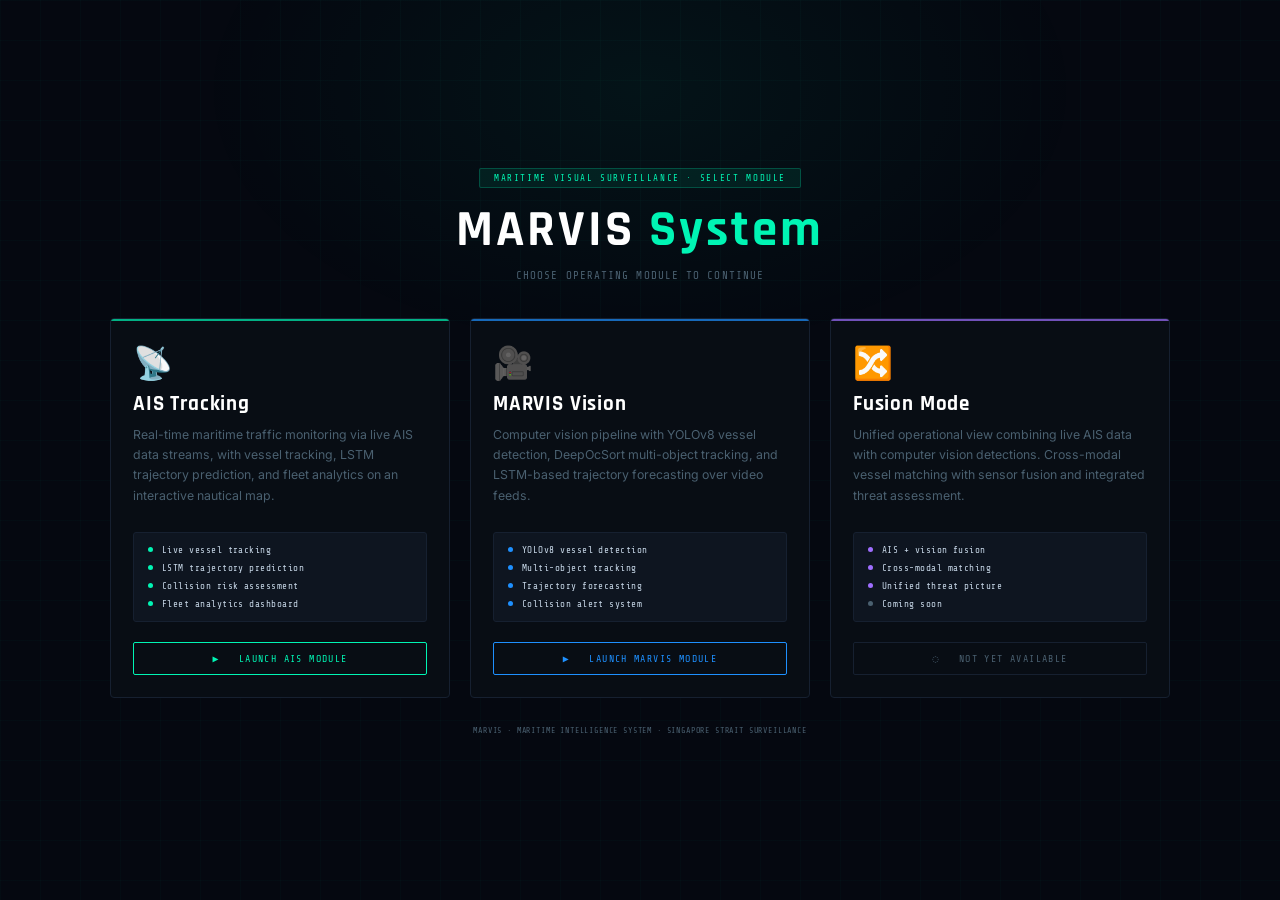
<file: fusion_dashboard/frontend/mode-selector.html>
<!DOCTYPE html>
<html lang="en">
<head>
  <meta charset="UTF-8">
  <meta name="viewport" content="width=device-width, initial-scale=1.0">
  <title>MARVIS · Mode Selection</title>
  <link rel="preconnect" href="https://fonts.googleapis.com">
  <link href="https://fonts.googleapis.com/css2?family=Share+Tech+Mono&family=Rajdhani:wght@500;600;700&family=Inter:wght@400;500;600&display=swap" rel="stylesheet">
  <style>
    *, *::before, *::after { margin: 0; padding: 0; box-sizing: border-box; }

    :root {
      --bg0:   #050810;
      --bg1:   #080d14;
      --bg2:   #0e1520;
      --bg3:   #162030;
      --teal:  #00f5b4;
      --blue:  #1e90ff;
      --amber: #ffb800;
      --purple:#9f6eff;
      --text:  #c8d8e8;
      --textd: #4a6070;
      --mono:  'Share Tech Mono', monospace;
      --sans:  'Rajdhani', sans-serif;
      --body:  'Inter', sans-serif;
    }

    body {
      font-family: var(--body);
      background: var(--bg0);
      color: var(--text);
      min-height: 100vh;
      display: flex;
      flex-direction: column;
      align-items: center;
      justify-content: center;
      padding: 32px 20px;
      position: relative;
      overflow-x: hidden;
    }

    body::before {
      content: '';
      position: fixed;
      inset: 0;
      background-image:
        linear-gradient(rgba(0,245,180,.025) 1px, transparent 1px),
        linear-gradient(90deg, rgba(0,245,180,.025) 1px, transparent 1px);
      background-size: 40px 40px;
      pointer-events: none;
      z-index: 0;
    }

    body::after {
      content: '';
      position: fixed;
      top: -20%;
      left: 50%;
      transform: translateX(-50%);
      width: 70vw;
      height: 60vh;
      background: radial-gradient(ellipse, rgba(0,245,180,.05) 0%, transparent 70%);
      pointer-events: none;
      z-index: 0;
    }

    .container {
      max-width: 1060px;
      width: 100%;
      position: relative;
      z-index: 1;
    }

    /* HEADER */
    .header {
      text-align: center;
      margin-bottom: 36px;
    }

    .header-badge {
      display: inline-block;
      font-family: var(--mono);
      font-size: .57rem;
      letter-spacing: .18em;
      color: var(--teal);
      background: rgba(0,245,180,.08);
      border: 1px solid rgba(0,245,180,.22);
      border-radius: 2px;
      padding: 4px 14px;
      margin-bottom: 14px;
    }

    .header h1 {
      font-family: var(--sans);
      font-size: clamp(1.9rem, 4.5vw, 3.2rem);
      font-weight: 700;
      letter-spacing: .06em;
      color: #fff;
      line-height: 1.1;
      margin-bottom: 10px;
    }

    .header h1 span { color: var(--teal); }

    .header p {
      font-family: var(--mono);
      font-size: .68rem;
      letter-spacing: .1em;
      color: var(--textd);
    }

    /* GRID */
    .modes {
      display: grid;
      grid-template-columns: repeat(3, 1fr);
      gap: 20px;
      margin-bottom: 28px;
    }

    @media (max-width: 760px) {
      .modes { grid-template-columns: 1fr; }
    }

    /* CARD */
    .mode-card {
      background: var(--bg1);
      border: 1px solid var(--bg3);
      border-radius: 4px;
      padding: 28px 22px 22px;
      cursor: pointer;
      transition: border-color .25s, box-shadow .25s, transform .25s;
      display: flex;
      flex-direction: column;
      position: relative;
      overflow: hidden;
      min-height: 380px;
    }

    .mode-card::before {
      content: '';
      position: absolute;
      top: 0; left: 0; right: 0;
      height: 2px;
      background: var(--card-accent, var(--teal));
      opacity: .7;
    }

    .mode-card:hover {
      border-color: var(--card-accent, var(--teal));
      box-shadow: 0 0 28px rgba(0,0,0,.5), 0 0 0 1px var(--card-accent, var(--teal));
      transform: translateY(-3px);
    }

    .mode-card.ais-only { --card-accent: var(--teal); }
    .mode-card.video    { --card-accent: var(--blue); }
    .mode-card.hybrid   { --card-accent: var(--purple); }

    .card-icon {
      font-size: 2rem;
      margin-bottom: 12px;
      line-height: 1;
    }

    .mode-title {
      font-family: var(--sans);
      font-size: 1.3rem;
      font-weight: 700;
      letter-spacing: .04em;
      color: #fff;
      margin-bottom: 8px;
    }

    .mode-description {
      font-size: .77rem;
      line-height: 1.65;
      color: var(--textd);
      margin-bottom: 20px;
      flex-grow: 1;
    }

    /* Features */
    .features {
      background: var(--bg2);
      border: 1px solid var(--bg3);
      border-radius: 3px;
      padding: 12px 14px;
      margin-bottom: 20px;
      display: flex;
      flex-direction: column;
      gap: 8px;
    }

    .feature {
      display: flex;
      align-items: center;
      gap: 9px;
      font-family: var(--mono);
      font-size: .58rem;
      letter-spacing: .05em;
      color: var(--text);
    }

    .feature-dot {
      width: 5px; height: 5px; border-radius: 50%;
      background: var(--card-accent, var(--teal));
      flex-shrink: 0;
    }

    .feature-dim { background: var(--textd); }

    /* Button */
    .btn {
      font-family: var(--mono);
      font-size: .62rem;
      letter-spacing: .14em;
      border: 1px solid var(--card-accent, var(--teal));
      background: transparent;
      color: var(--card-accent, var(--teal));
      padding: 10px 16px;
      border-radius: 2px;
      cursor: pointer;
      transition: background .2s, color .2s;
      width: 100%;
      text-align: center;
      margin-top: auto;
    }
    .btn:hover {
      background: var(--card-accent, var(--teal));
      color: var(--bg0);
    }
    .btn.disabled {
      border-color: var(--bg3);
      color: var(--textd);
      cursor: not-allowed;
    }
    .btn.disabled:hover {
      background: transparent;
      color: var(--textd);
    }

    /* Footer */
    .footer {
      text-align: center;
      font-family: var(--mono);
      font-size: .52rem;
      letter-spacing: .1em;
      color: var(--textd);
      margin-top: 8px;
    }
  </style>
</head>
<body>
  <div class="container">

    <div class="header">
      <div class="header-badge">MARITIME VISUAL SURVEILLANCE · SELECT MODULE</div>
      <h1>MARVIS <span>System</span></h1>
      <p>CHOOSE OPERATING MODULE TO CONTINUE</p>
    </div>

    <div class="modes">

      <!-- AIS -->
      <div class="mode-card ais-only" onclick="launchAIS()">
        <div class="card-icon">📡</div>
        <div class="mode-title">AIS Tracking</div>
        <p class="mode-description">
          Real-time maritime traffic monitoring via live AIS data streams, with vessel tracking, LSTM trajectory prediction, and fleet analytics on an interactive nautical map.
        </p>
        <div class="features">
          <div class="feature"><span class="feature-dot"></span>Live vessel tracking</div>
          <div class="feature"><span class="feature-dot"></span>LSTM trajectory prediction</div>
          <div class="feature"><span class="feature-dot"></span>Collision risk assessment</div>
          <div class="feature"><span class="feature-dot"></span>Fleet analytics dashboard</div>
        </div>
        <button class="btn">▶ &nbsp; LAUNCH AIS MODULE</button>
      </div>

      <!-- MARVIS -->
      <div class="mode-card video" onclick="launchMarvis()">
        <div class="card-icon">🎥</div>
        <div class="mode-title">MARVIS Vision</div>
        <p class="mode-description">
          Computer vision pipeline with YOLOv8 vessel detection, DeepOcSort multi-object tracking, and LSTM-based trajectory forecasting over video feeds.
        </p>
        <div class="features" style="--card-accent:var(--blue)">
          <div class="feature"><span class="feature-dot"></span>YOLOv8 vessel detection</div>
          <div class="feature"><span class="feature-dot"></span>Multi-object tracking</div>
          <div class="feature"><span class="feature-dot"></span>Trajectory forecasting</div>
          <div class="feature"><span class="feature-dot"></span>Collision alert system</div>
        </div>
        <button class="btn" style="--card-accent:var(--blue)">▶ &nbsp; LAUNCH MARVIS MODULE</button>
      </div>

      <!-- HYBRID -->
      <div class="mode-card hybrid" onclick="showComingSoon()">
        <div class="card-icon">🔀</div>
        <div class="mode-title">Fusion Mode</div>
        <p class="mode-description">
          Unified operational view combining live AIS data with computer vision detections. Cross-modal vessel matching with sensor fusion and integrated threat assessment.
        </p>
        <div class="features" style="--card-accent:var(--purple)">
          <div class="feature"><span class="feature-dot"></span>AIS + vision fusion</div>
          <div class="feature"><span class="feature-dot"></span>Cross-modal matching</div>
          <div class="feature"><span class="feature-dot"></span>Unified threat picture</div>
          <div class="feature"><span class="feature-dot feature-dim"></span>Coming soon</div>
        </div>
        <button class="btn disabled" disabled>◌ &nbsp; NOT YET AVAILABLE</button>
      </div>

    </div>

    <div class="footer">MARVIS · MARITIME INTELLIGENCE SYSTEM · SINGAPORE STRAIT SURVEILLANCE</div>
  </div>

  <script>
    function launchAIS() {
      fetch(`${window.location.origin}/api/mode`, {
        method: 'POST',
        headers: { 'Content-Type': 'application/json' },
        body: JSON.stringify({ mode: 'ais-only' })
      })
      .then(r => r.json())
      .then(() => { setTimeout(() => { window.location.href = `${window.location.origin}/dashboard?mode=ais-only`; }, 300); })
      .catch(() => { window.location.href = `${window.location.origin}/dashboard?mode=ais-only`; });
    }

    function launchMarvis() {
      window.location.href = 'http://localhost:5000';
    }

    function showComingSoon() {
      alert('Fusion Mode is under development.');
    }
  </script>
</body>
</html>
</file>
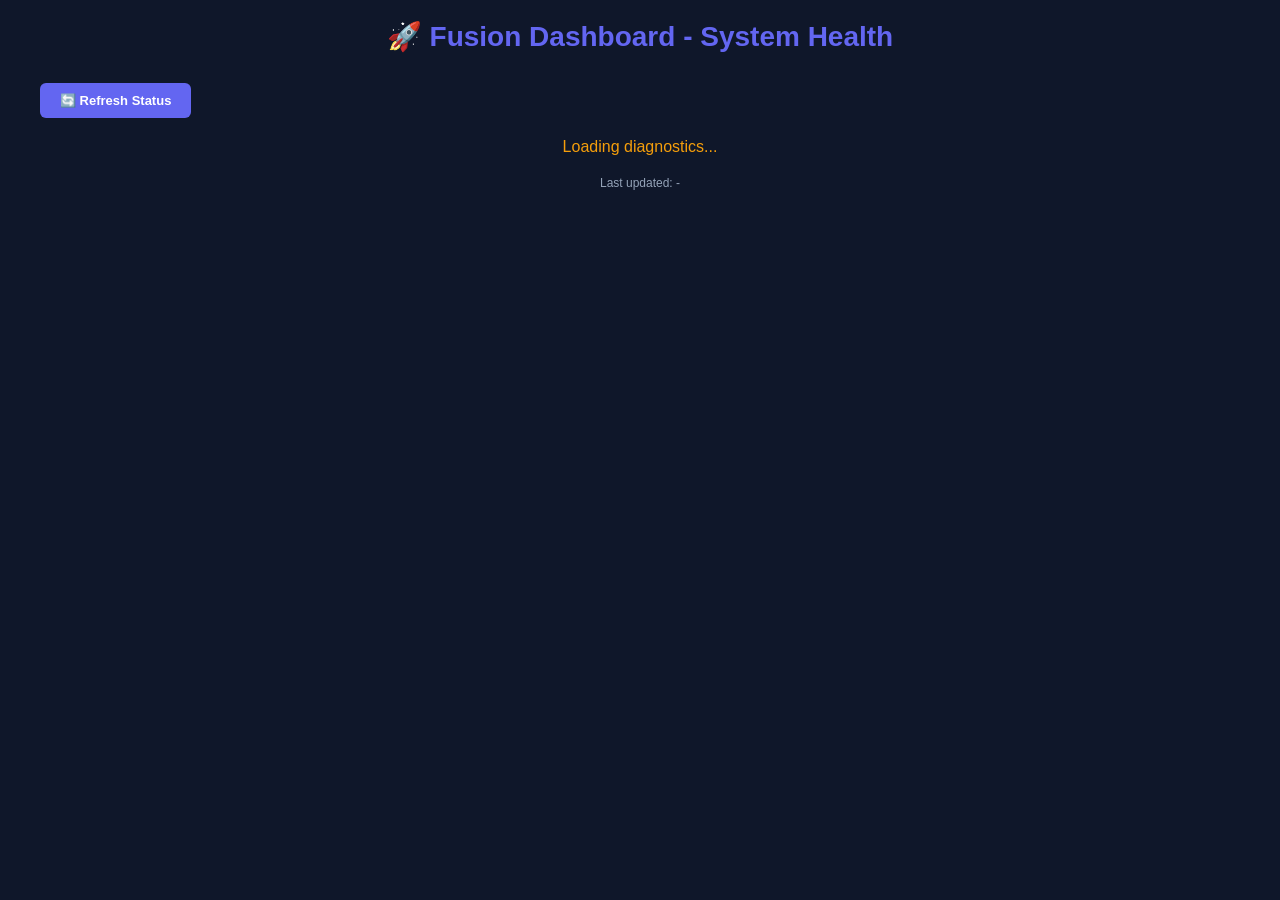
<file: fusion_dashboard/frontend/status.html>
<!DOCTYPE html>
<html lang="en">
<head>
    <meta charset="UTF-8">
    <meta name="viewport" content="width=device-width, initial-scale=1.0">
    <title>System Health Dashboard</title>
    <style>
        * { margin: 0; padding: 0; box-sizing: border-box; }
        body {
            font-family: 'Segoe UI', Tahoma, Geneva, Verdana, sans-serif;
            background: #0f172a;
            color: #f1f5f9;
            padding: 20px;
            overflow: auto;
        }
        .container {
            max-width: 1200px;
            margin: 0 auto;
        }
        h1 {
            text-align: center;
            margin-bottom: 30px;
            color: #6366f1;
            font-size: 28px;
        }
        .grid {
            display: grid;
            grid-template-columns: repeat(auto-fit, minmax(280px, 1fr));
            gap: 20px;
            margin-bottom: 30px;
        }
        .card {
            background: #1e293b;
            border: 1px solid #334155;
            border-radius: 8px;
            padding: 20px;
        }
        .card-title {
            font-size: 14px;
            font-weight: 600;
            text-transform: uppercase;
            letter-spacing: 0.5px;
            color: #cbd5e1;
            margin-bottom: 15px;
            display: flex;
            align-items: center;
            gap: 8px;
        }
        .status-indicator {
            display: inline-block;
            width: 10px;
            height: 10px;
            border-radius: 50%;
            margin-right: 8px;
        }
        .status-ok { background: #16a34a; }
        .status-warning { background: #dc2626; }
        .status-pending { background: #f59e0b; }
        
        .stat {
            display: flex;
            justify-content: space-between;
            padding: 8px 0;
            border-bottom: 1px solid #334155;
            font-size: 13px;
        }
        .stat:last-child { border-bottom: none; }
        .stat-label { color: #94a3b8; }
        .stat-value { color: #f1f5f9; font-weight: 500; }
        
        .issues {
            background: #7f1d1d;
            border: 1px solid #dc2626;
            border-radius: 6px;
            padding: 15px;
            margin-top: 20px;
        }
        .issues-title {
            font-weight: 600;
            color: #fca5a5;
            margin-bottom: 10px;
        }
        .issue-item {
            font-size: 12px;
            color: #fecaca;
            margin: 5px 0;
            padding-left: 15px;
            position: relative;
        }
        .issue-item:before {
            content: "●";
            position: absolute;
            left: 0;
        }
        
        .troubleshooting {
            background: #1e3a8a;
            border: 1px solid #3b82f6;
            border-radius: 6px;
            padding: 15px;
            margin-top: 20px;
        }
        .troubleshooting-title {
            font-weight: 600;
            color: #93c5fd;
            margin-bottom: 10px;
        }
        .troubleshooting-item {
            font-size: 12px;
            color: #bfdbfe;
            margin: 5px 0;
            padding-left: 15px;
            position: relative;
        }
        .troubleshooting-item:before {
            content: "→";
            position: absolute;
            left: 0;
        }
        
        .refresh-btn {
            background: #6366f1;
            color: white;
            border: none;
            padding: 10px 20px;
            border-radius: 6px;
            cursor: pointer;
            font-size: 13px;
            font-weight: 600;
            margin-bottom: 20px;
        }
        .refresh-btn:hover { background: #4f46e5; }
        
        .last-update {
            text-align: center;
            color: #94a3b8;
            font-size: 12px;
            margin-top: 20px;
        }
        
        .loading { color: #f59e0b; }
        .error { color: #dc2626; }
        .success { color: #16a34a; }
    </style>
</head>
<body>
    <div class="container">
        <h1>🚀 Fusion Dashboard - System Health</h1>
        
        <button class="refresh-btn" onclick="loadDiagnostics()">🔄 Refresh Status</button>
        
        <div id="content">
            <p class="loading" style="text-align: center;">Loading diagnostics...</p>
        </div>
        
        <div class="last-update">
            Last updated: <span id="lastUpdate">-</span>
        </div>
    </div>

    <script>
        async function loadDiagnostics() {
            try {
                const response = await fetch('http://localhost:9000/api/diagnostics');
                const data = await response.json();
                renderDashboard(data);
                document.getElementById('lastUpdate').textContent = new Date().toLocaleTimeString();
            } catch (e) {
                document.getElementById('content').innerHTML = `
                    <div class="card" style="grid-column: 1/-1;">
                        <p class="error">❌ Failed to load diagnostics: ${e.message}</p>
                        <p style="margin-top: 10px; font-size: 12px; color: #94a3b8;">
                            Make sure backend is running on http://localhost:9000
                        </p>
                    </div>
                `;
            }
        }

        function renderDashboard(data) {
            const config = data.configuration;
            const runtime = data.runtime_status;
            const health = data.health;
            const issues = data.critical_issues || [];
            const warnings = data.warnings || [];
            const troubleshooting = data.troubleshooting || [];

            let html = '<div class="grid">';

            // Configuration Card
            html += `
                <div class="card">
                    <div class="card-title">
                        <span class="status-indicator ${config.video_processing_enabled ? 'status-ok' : 'status-warning'}"></span>
                        Configuration
                    </div>
                    <div class="stat">
                        <span class="stat-label">Video Processing</span>
                        <span class="stat-value">${config.video_processing_enabled ? '✅ ON' : '❌ OFF'}</span>
                    </div>
                    <div class="stat">
                        <span class="stat-label">Current Mode</span>
                        <span class="stat-value">${config.current_mode}</span>
                    </div>
                    <div class="stat">
                        <span class="stat-label">Video File</span>
                        <span class="stat-value" style="font-size: 11px; word-break: break-word;">
                            ${config.video_exists ? '✅' : '❌'} ${config.video_path.split('/').pop()}
                        </span>
                    </div>
                    <div class="stat">
                        <span class="stat-label">Device</span>
                        <span class="stat-value">${config.device}</span>
                    </div>
                </div>
            `;

            // Runtime Status Card
            html += `
                <div class="card">
                    <div class="card-title">
                        <span class="status-indicator ${runtime.video_processing_active ? 'status-ok' : 'status-pending'}"></span>
                        Runtime Status
                    </div>
                    <div class="stat">
                        <span class="stat-label">AIS Ships</span>
                        <span class="stat-value">${runtime.ais_ships_tracked}</span>
                    </div>
                    <div class="stat">
                        <span class="stat-label">Connected Clients</span>
                        <span class="stat-value">${runtime.connected_clients}</span>
                    </div>
                    <div class="stat">
                        <span class="stat-label">Video Processing</span>
                        <span class="stat-value">${runtime.video_processing_active ? '✅ Active' : '⏸️ Idle'}</span>
                    </div>
                    <div class="stat">
                        <span class="stat-label">Frames Processed</span>
                        <span class="stat-value">${runtime.video_frames_processed}</span>
                    </div>
                    <div class="stat">
                        <span class="stat-label">Queue Size</span>
                        <span class="stat-value">${runtime.video_queue_size}</span>
                    </div>
                </div>
            `;

            // Health Card
            html += `
                <div class="card">
                    <div class="card-title">
                        <span class="status-indicator ${health.ais_stream_connected ? 'status-ok' : 'status-warning'}"></span>
                        System Health
                    </div>
                    <div class="stat">
                        <span class="stat-label">AIS Stream</span>
                        <span class="stat-value">${health.ais_stream_connected ? '✅ Connected' : '❌ Disconnected'}</span>
                    </div>
                    <div class="stat">
                        <span class="stat-label">Video Loading</span>
                        <span class="stat-value">${health.video_loading ? '✅ Ready' : '⏸️ Standby'}</span>
                    </div>
                    <div class="stat">
                        <span class="stat-label">Broadcasting</span>
                        <span class="stat-value">${health.broadcast_running ? '✅ Active' : '⏸️ Idle'}</span>
                    </div>
                    <div class="stat">
                        <span class="stat-label">Startup Valid</span>
                        <span class="stat-value">${data.startup_validation_passed ? '✅ Yes' : '❌ No'}</span>
                    </div>
                </div>
            `;

            html += '</div>'; // Close grid

            // Issues
            if (issues.length > 0) {
                html += '<div class="issues"><div class="issues-title">⚠️ Critical Issues</div>';
                issues.forEach(issue => {
                    html += `<div class="issue-item">${issue}</div>`;
                });
                html += '</div>';
            }

            // Warnings
            if (warnings.length > 0) {
                html += '<div class="issues" style="background: #7c2d12; border-color: #ea580c;">
                    <div class="issues-title" style="color: #fed7aa;">⚠️ Warnings</div>';
                warnings.forEach(warning => {
                    html += `<div class="issue-item" style="color: #ffedd5;">${warning}</div>`;
                });
                html += '</div>';
            }

            // Troubleshooting
            if (troubleshooting.length > 0) {
                html += '<div class="troubleshooting"><div class="troubleshooting-title">💡 Troubleshooting Suggestions</div>';
                troubleshooting.forEach(suggestion => {
                    html += `<div class="troubleshooting-item">${suggestion}</div>`;
                });
                html += '</div>';
            }

            document.getElementById('content').innerHTML = html;
        }

        // Load on page load
        window.addEventListener('load', () => {
            loadDiagnostics();
            // Auto-refresh every 5 seconds
            setInterval(loadDiagnostics, 5000);
        });
    </script>
</body>
</html>
</file>
